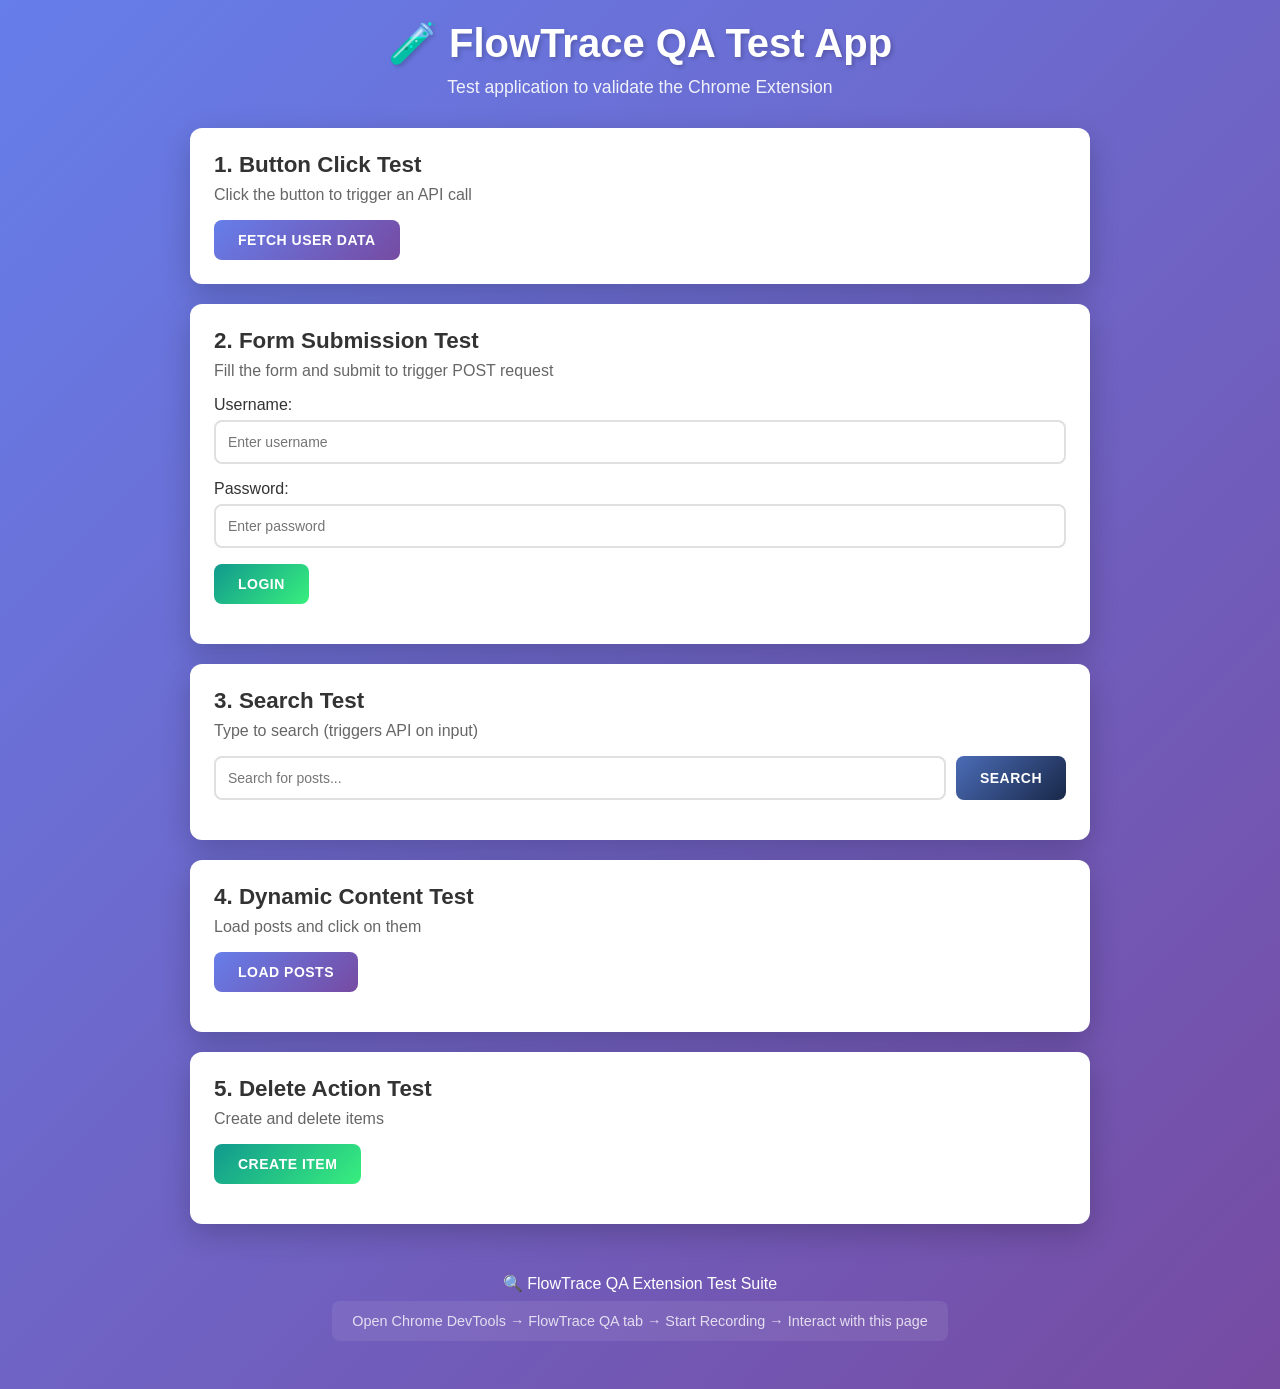
<file: test-app/index.html>
<!DOCTYPE html>
<html lang="en">
<head>
  <meta charset="UTF-8">
  <meta name="viewport" content="width=device-width, initial-scale=1.0">
  <title>FlowTrace QA - Test Application</title>
  <link rel="stylesheet" href="styles.css">
</head>
<body>
  <div class="container">
    <header>
      <h1>🧪 FlowTrace QA Test App</h1>
      <p class="subtitle">Test application to validate the Chrome Extension</p>
    </header>

    <main>
      <!-- Section 1: Simple Button Click -->
      <section class="card">
        <h2>1. Button Click Test</h2>
        <p>Click the button to trigger an API call</p>
        <button id="btnFetchUser" class="btn btn-primary">Fetch User Data</button>
        <div id="userResult" class="result"></div>
      </section>

      <!-- Section 2: Form Submission -->
      <section class="card">
        <h2>2. Form Submission Test</h2>
        <p>Fill the form and submit to trigger POST request</p>
        <form id="loginForm">
          <div class="form-group">
            <label for="username">Username:</label>
            <input type="text" id="username" name="username" placeholder="Enter username" required>
          </div>
          <div class="form-group">
            <label for="password">Password:</label>
            <input type="password" id="password" name="password" placeholder="Enter password" required>
          </div>
          <button type="submit" class="btn btn-success">Login</button>
        </form>
        <div id="loginResult" class="result"></div>
      </section>

      <!-- Section 3: Search with API Call -->
      <section class="card">
        <h2>3. Search Test</h2>
        <p>Type to search (triggers API on input)</p>
        <div class="search-box">
          <input type="text" id="searchInput" placeholder="Search for posts...">
          <button id="btnSearch" class="btn btn-secondary">Search</button>
        </div>
        <div id="searchResults" class="result"></div>
      </section>

      <!-- Section 4: Dynamic Content Load -->
      <section class="card">
        <h2>4. Dynamic Content Test</h2>
        <p>Load posts and click on them</p>
        <button id="btnLoadPosts" class="btn btn-primary">Load Posts</button>
        <div id="postsContainer" class="posts-grid"></div>
      </section>

      <!-- Section 5: Delete Action -->
      <section class="card">
        <h2>5. Delete Action Test</h2>
        <p>Create and delete items</p>
        <button id="btnCreateItem" class="btn btn-success">Create Item</button>
        <ul id="itemList" class="item-list"></ul>
      </section>
    </main>

    <footer>
      <p>🔍 FlowTrace QA Extension Test Suite</p>
      <p class="hint">Open Chrome DevTools → FlowTrace QA tab → Start Recording → Interact with this page</p>
    </footer>
  </div>

  <script src="app.js"></script>
</body>
</html>
</file>
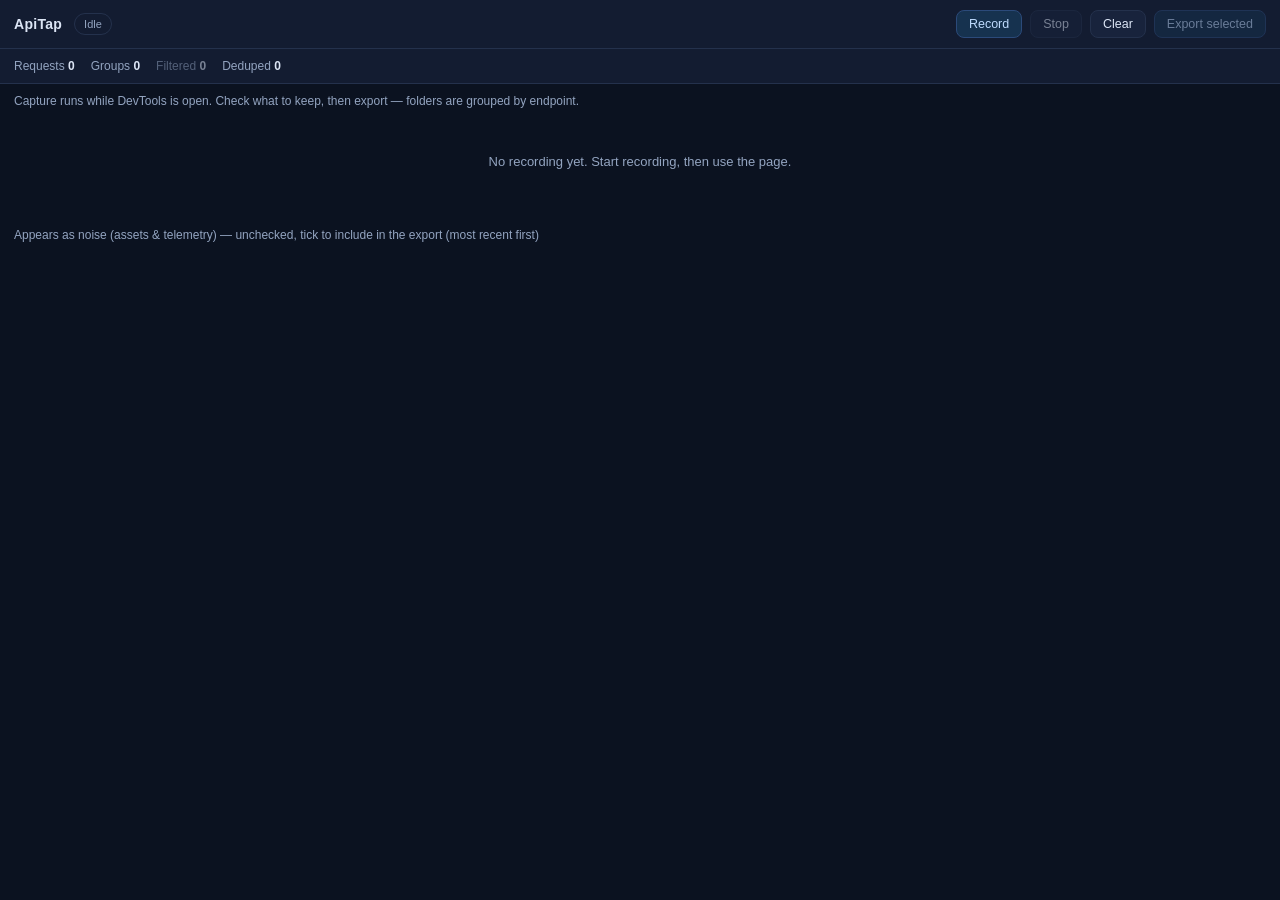
<file: panel.html>
<!DOCTYPE html>
<html lang="en">
<head>
<meta charset="UTF-8">
<style>
  :root {
    --bg: #0b1220; --panel: #131c31; --panel-2: #18233c; --line: #24314c;
    --text: #dce5f5; --dim: #93a4c0; --blue: #60a5fa; --green: #34d399;
    --amber: #fbbf24; --rose: #fb7185; --violet: #a78bfa;
  }
  * { box-sizing: border-box; }
  body { margin: 0; background: var(--bg); color: var(--text);
    font: 13px/1.5 -apple-system, "Segoe UI", Roboto, sans-serif; }
  .method { font-family: ui-monospace, SFMono-Regular, Menlo, Consolas, monospace; }

  header { display: flex; align-items: center; gap: 12px; padding: 10px 14px;
    border-bottom: 1px solid var(--line); background: var(--panel); }
  h1 { font-size: 14px; margin: 0; letter-spacing: .02em; }
  #status { font-size: 11px; padding: 2px 9px; border-radius: 999px;
    border: 1px solid var(--line); color: var(--dim); }
  #status[data-state="recording"] { color: #b6f3d9; border-color: #2c5f4c; background: #12291f; }

  .controls { display: flex; gap: 8px; margin-left: auto; }
  button { background: var(--panel-2); color: var(--text); border: 1px solid var(--line);
    border-radius: 8px; padding: 6px 12px; font-size: 12.5px; cursor: pointer; }
  button:hover:not(:disabled) { border-color: var(--blue); }
  button:disabled { opacity: .5; cursor: default; }
  button.primary { background: #16324f; border-color: #2b4a7a; color: #bfdbfe; }

  .stats { display: flex; gap: 16px; padding: 8px 14px; border-bottom: 1px solid var(--line);
    background: var(--panel); font-size: 12px; color: var(--dim); align-items: center; }
  .stats b { color: var(--text); font-weight: 600; }
  .stat-btn { background: none; border: none; padding: 0; font: inherit; color: var(--dim); cursor: pointer; }
  .stat-btn:hover:not(:disabled) { color: var(--text); }
  .stat-btn:disabled { opacity: .5; cursor: default; }
  .filtered-head { color: var(--dim); font-size: 12px; padding-bottom: 8px; }
  .filtered-row { display: flex; align-items: center; gap: 8px; padding: 4px 0;
    border-bottom: 1px solid var(--line); font-size: 12px; }
  .filtered-row .call-url { flex: 1; }

  .hint { color: var(--dim); font-size: 12px; padding: 8px 14px 0; }
  .pane { padding: 12px 14px; }

  .step { border: 1px solid var(--line); border-radius: 10px; margin-bottom: 10px;
    background: var(--panel); overflow: hidden; }
  .step-head { display: flex; align-items: center; gap: 8px; width: 100%;
    padding: 8px 12px; background: var(--panel-2); border: none; text-align: left;
    font: inherit; font-weight: 600; color: var(--text); cursor: pointer; }
  .step-head .grow { flex: 1; overflow: hidden; text-overflow: ellipsis; white-space: nowrap; }
  .call { display: none; align-items: center; gap: 10px; padding: 7px 12px 7px 30px;
    border-top: 1px solid var(--line); }
  .step.open .call { display: flex; }
  .method { font-size: 11px; font-weight: 700; padding: 2px 7px; border-radius: 5px;
    min-width: 46px; text-align: center; color: #0b1220; }
  .m-GET,.m-get{background:var(--green);} .m-POST,.m-post{background:var(--amber);}
  .m-PUT,.m-put{background:var(--blue);} .m-PATCH,.m-patch{background:var(--violet);}
  .m-DELETE,.m-delete{background:var(--rose);}
  .status { width: 40px; text-align: right; color: var(--dim); }
  .status.bad { color: var(--rose); font-weight: 700; }
  .status.ok { color: var(--green); }
  .call-url { flex: 1; color: var(--dim); overflow: hidden; text-overflow: ellipsis;
    white-space: nowrap; font-size: 12px; }
  .pill { font-size: 10.5px; padding: 2px 7px; border-radius: 999px; border: 1px solid var(--line);
    color: var(--dim); }
  .step-head input[type=checkbox], .call input[type=checkbox], .filtered-row input[type=checkbox] { accent-color: var(--blue); cursor: pointer; }
  .pill-noise { opacity: .65; color: var(--amber); border-color: var(--amber); }

  .empty { color: var(--dim); text-align: center; padding: 30px 0; }
  .toast { position: fixed; bottom: 14px; right: 14px; background: var(--panel);
    border: 1px solid var(--green); color: var(--text); padding: 8px 14px; border-radius: 8px;
    opacity: 0; transition: opacity .2s; }
  .toast.show { opacity: 1; }
</style>
</head>
<body>
  <header>
    <h1>ApiTap</h1>
    <span id="status" data-state="idle">Idle</span>
    <div class="controls">
      <button id="btnStart" class="primary">Record</button>
      <button id="btnStop" disabled>Stop</button>
      <button id="btnClear">Clear</button>
      <button id="btnExport" class="primary" disabled>Export selected</button>
    </div>
  </header>

  <div class="stats">
    <span>Requests <b id="statCalls">0</b></span>
    <span>Groups <b id="statGroups">0</b></span>
    <button id="btnFiltered" class="stat-btn" disabled>Filtered <b id="statFiltered">0</b></button>
    <span>Deduped <b id="statDeduped">0</b></span>
  </div>

  <div class="hint">Capture runs while DevTools is open. Check what to keep, then export — folders are grouped by endpoint.</div>

  <div class="pane"><div id="flowContainer" class="empty">No recording yet. Start recording, then use the page.</div></div>

  <div id="filteredWrap" class="pane hidden">
    <div class="filtered-head">Appears as noise (assets &amp; telemetry) — unchecked, tick to include in the export (most recent first)</div>
    <div id="filteredList"></div>
  </div>

  <div id="toast" class="toast"></div>
  <script src="panel.js"></script>
</body>
</html>
</file>
<file: test-app/styles.css>
* {
  margin: 0;
  padding: 0;
  box-sizing: border-box;
}

body {
  font-family: -apple-system, BlinkMacSystemFont, 'Segoe UI', Roboto, Oxygen, Ubuntu, sans-serif;
  background: linear-gradient(135deg, #667eea 0%, #764ba2 100%);
  min-height: 100vh;
  padding: 20px;
}

.container {
  max-width: 900px;
  margin: 0 auto;
}

header {
  text-align: center;
  color: white;
  margin-bottom: 30px;
}

header h1 {
  font-size: 2.5rem;
  margin-bottom: 10px;
  text-shadow: 2px 2px 4px rgba(0,0,0,0.2);
}

.subtitle {
  font-size: 1.1rem;
  opacity: 0.9;
}

.card {
  background: white;
  border-radius: 12px;
  padding: 24px;
  margin-bottom: 20px;
  box-shadow: 0 10px 30px rgba(0,0,0,0.2);
}

.card h2 {
  color: #333;
  font-size: 1.4rem;
  margin-bottom: 8px;
}

.card p {
  color: #666;
  margin-bottom: 16px;
}

/* Buttons */
.btn {
  padding: 12px 24px;
  border: none;
  border-radius: 8px;
  font-size: 14px;
  font-weight: 600;
  cursor: pointer;
  transition: all 0.3s ease;
  text-transform: uppercase;
  letter-spacing: 0.5px;
}

.btn:hover {
  transform: translateY(-2px);
  box-shadow: 0 4px 12px rgba(0,0,0,0.2);
}

.btn:active {
  transform: translateY(0);
}

.btn-primary {
  background: linear-gradient(135deg, #667eea 0%, #764ba2 100%);
  color: white;
}

.btn-primary:hover {
  background: linear-gradient(135deg, #5a6fd6 0%, #6a4190 100%);
}

.btn-success {
  background: linear-gradient(135deg, #11998e 0%, #38ef7d 100%);
  color: white;
}

.btn-success:hover {
  background: linear-gradient(135deg, #0f8a7f 0%, #2ed872 100%);
}

.btn-secondary {
  background: linear-gradient(135deg, #4b6cb7 0%, #182848 100%);
  color: white;
}

.btn-secondary:hover {
  background: linear-gradient(135deg, #425fa3 0%, #152240 100%);
}

/* Forms */
.form-group {
  margin-bottom: 16px;
}

.form-group label {
  display: block;
  margin-bottom: 6px;
  color: #333;
  font-weight: 500;
}

.form-group input {
  width: 100%;
  padding: 12px;
  border: 2px solid #e0e0e0;
  border-radius: 8px;
  font-size: 14px;
  transition: border-color 0.3s;
}

.form-group input:focus {
  outline: none;
  border-color: #667eea;
}

#loginForm {
  margin-bottom: 16px;
}

/* Search Box */
.search-box {
  display: flex;
  gap: 10px;
  margin-bottom: 16px;
}

.search-box input {
  flex: 1;
  padding: 12px;
  border: 2px solid #e0e0e0;
  border-radius: 8px;
  font-size: 14px;
}

.search-box input:focus {
  outline: none;
  border-color: #667eea;
}

/* Results */
.result {
  margin-top: 16px;
  padding: 16px;
  background: #f8f9fa;
  border-radius: 8px;
  border-left: 4px solid #667eea;
  font-size: 14px;
  display: none;
}

.result.show {
  display: block;
}

.result pre {
  background: #263238;
  color: #aed581;
  padding: 12px;
  border-radius: 6px;
  overflow-x: auto;
  font-size: 12px;
  margin-top: 8px;
}

/* Posts Grid */
.posts-grid {
  display: grid;
  grid-template-columns: repeat(auto-fill, minmax(200px, 1fr));
  gap: 12px;
  margin-top: 16px;
}

.post-card {
  background: #f8f9fa;
  padding: 16px;
  border-radius: 8px;
  border: 2px solid #e0e0e0;
  cursor: pointer;
  transition: all 0.3s;
}

.post-card:hover {
  border-color: #667eea;
  transform: translateY(-2px);
  box-shadow: 0 4px 12px rgba(0,0,0,0.1);
}

.post-card h4 {
  color: #333;
  font-size: 14px;
  margin-bottom: 8px;
}

.post-card p {
  color: #666;
  font-size: 12px;
}

/* Item List */
.item-list {
  list-style: none;
  margin-top: 16px;
}

.item-list li {
  display: flex;
  justify-content: space-between;
  align-items: center;
  padding: 12px;
  background: #f8f9fa;
  border-radius: 6px;
  margin-bottom: 8px;
}

.item-list li span {
  color: #333;
  font-size: 14px;
}

.item-list li button {
  padding: 6px 12px;
  background: #ff4757;
  color: white;
  border: none;
  border-radius: 4px;
  cursor: pointer;
  font-size: 12px;
}

.item-list li button:hover {
  background: #ff3344;
}

/* Footer */
footer {
  text-align: center;
  color: white;
  margin-top: 30px;
  padding: 20px;
}

footer p {
  margin-bottom: 8px;
}

.hint {
  font-size: 0.9rem;
  opacity: 0.8;
  background: rgba(255,255,255,0.1);
  padding: 12px 20px;
  border-radius: 8px;
  display: inline-block;
}

/* Loading Animation */
.loading {
  display: inline-block;
  width: 20px;
  height: 20px;
  border: 3px solid #f3f3f3;
  border-top: 3px solid #667eea;
  border-radius: 50%;
  animation: spin 1s linear infinite;
}

@keyframes spin {
  0% { transform: rotate(0deg); }
  100% { transform: rotate(360deg); }
}

/* Responsive */
@media (max-width: 600px) {
  header h1 {
    font-size: 1.8rem;
  }

  .search-box {
    flex-direction: column;
  }

  .posts-grid {
    grid-template-columns: 1fr;
  }
}
</file>
